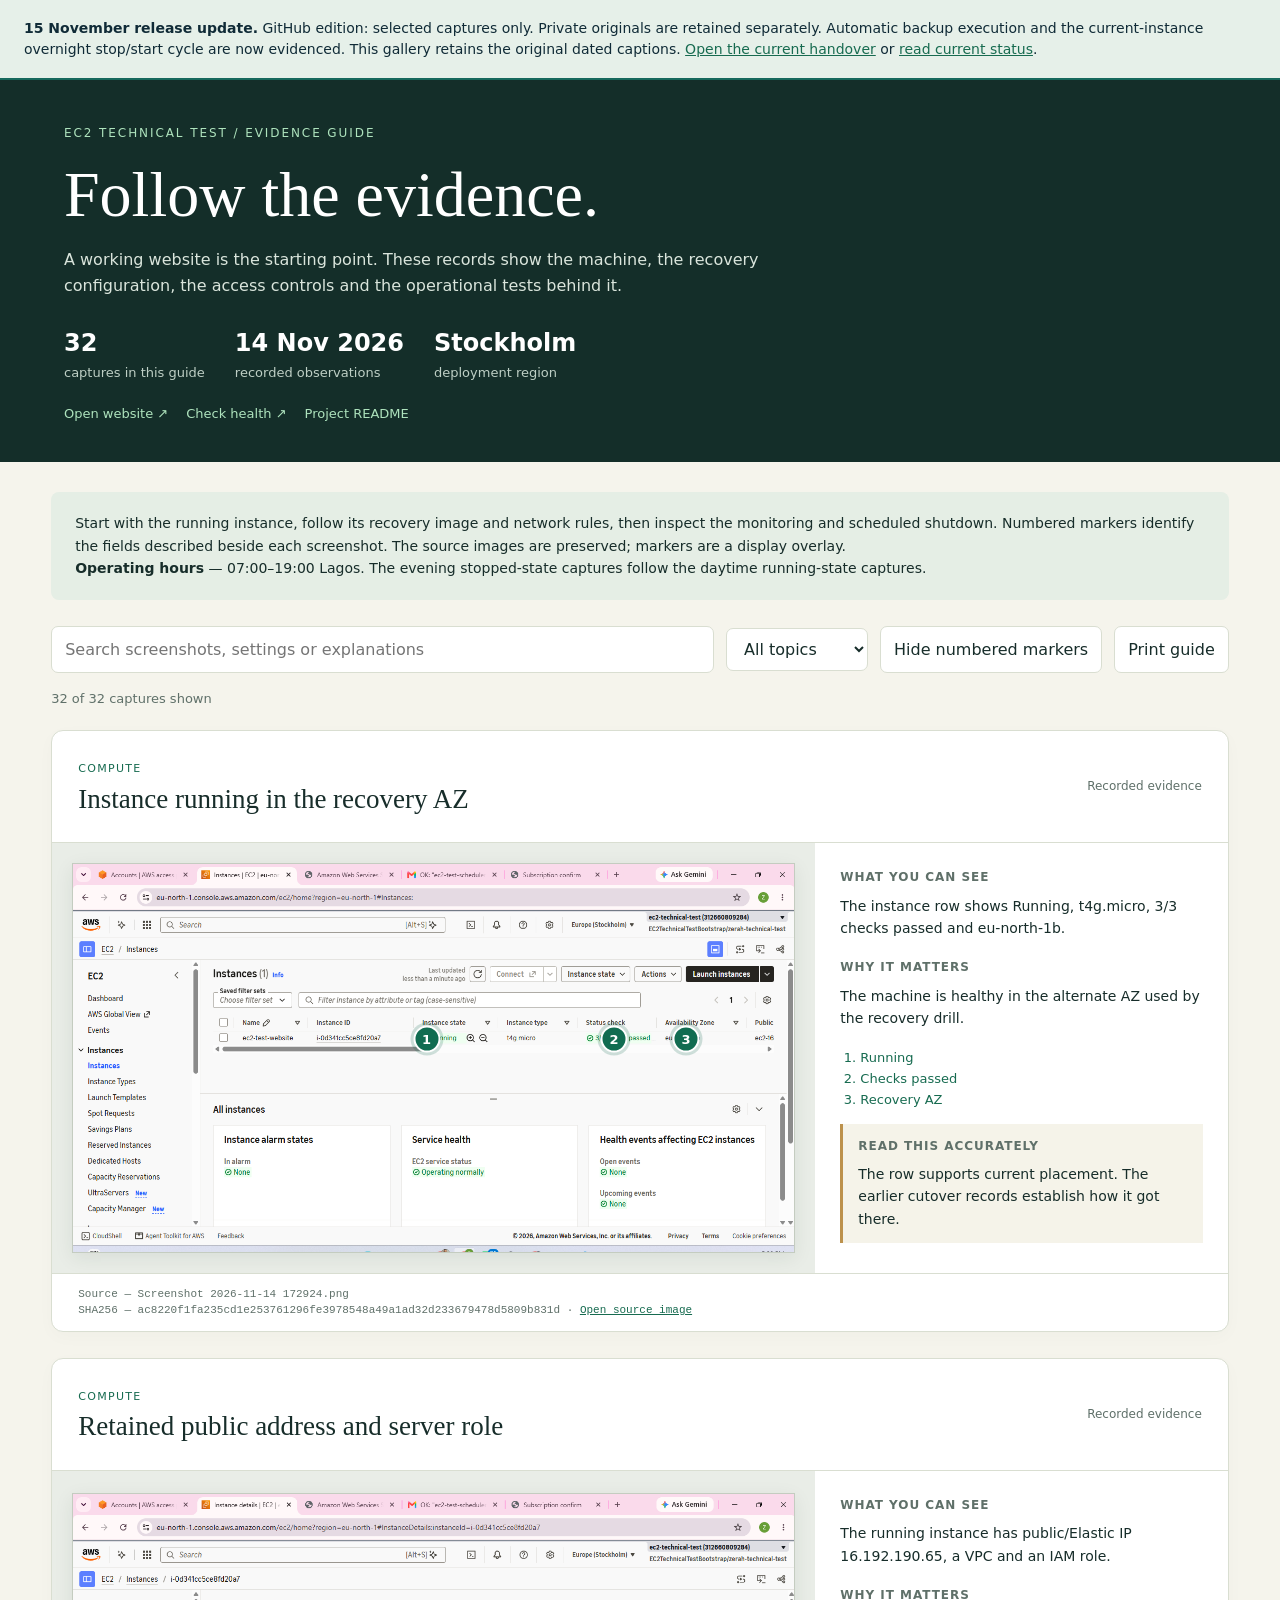
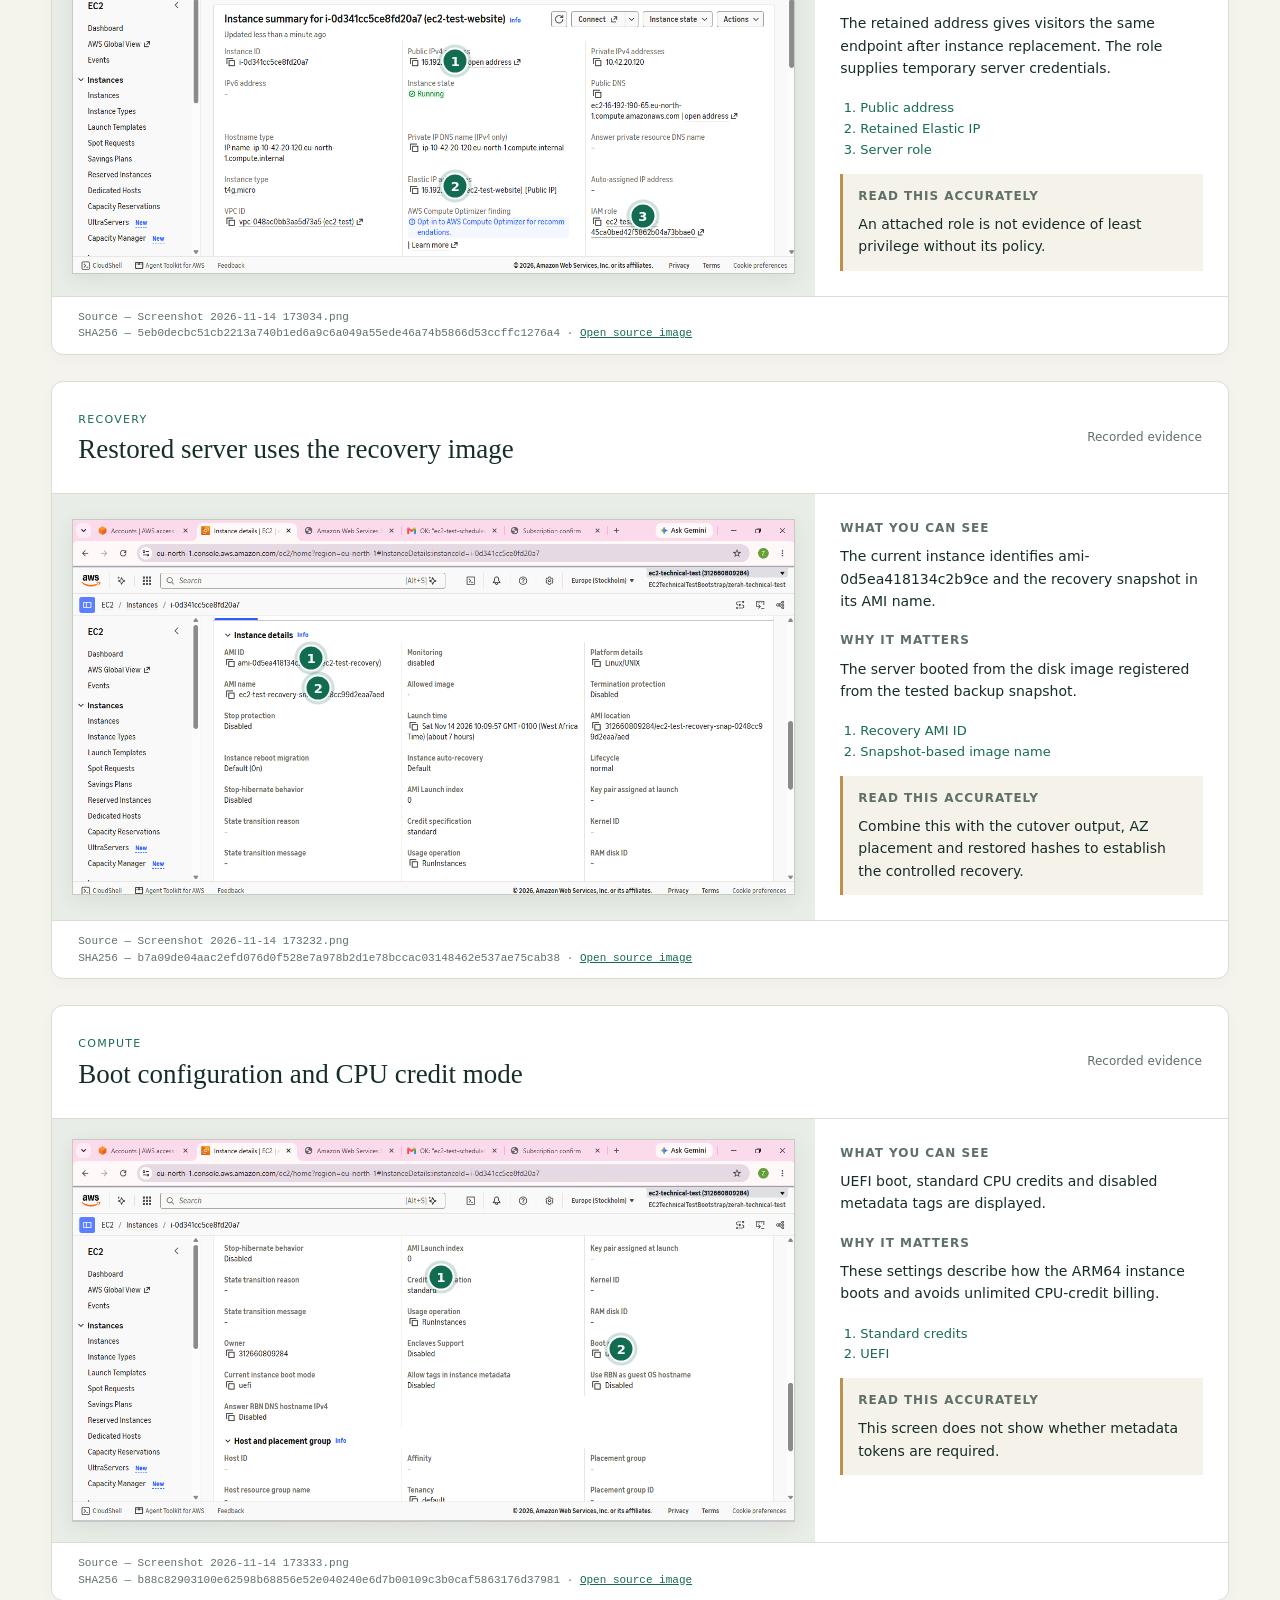
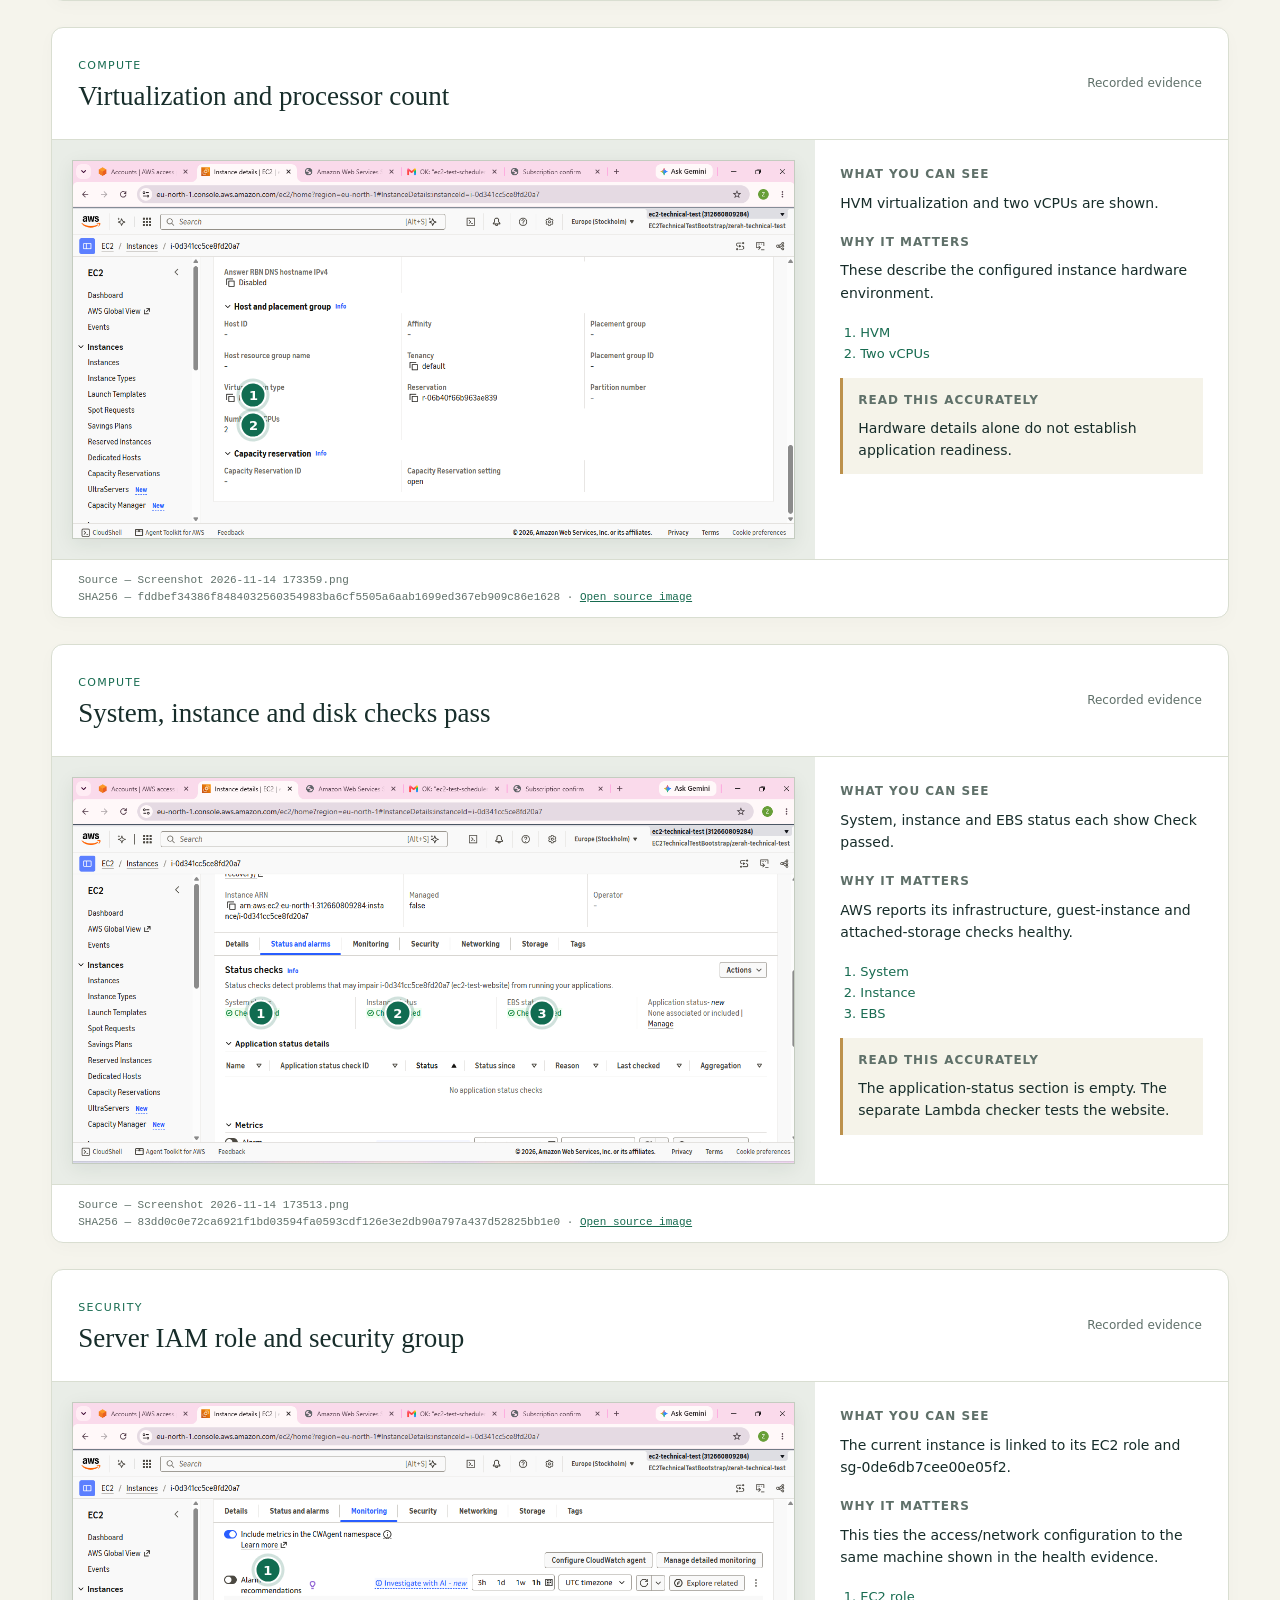
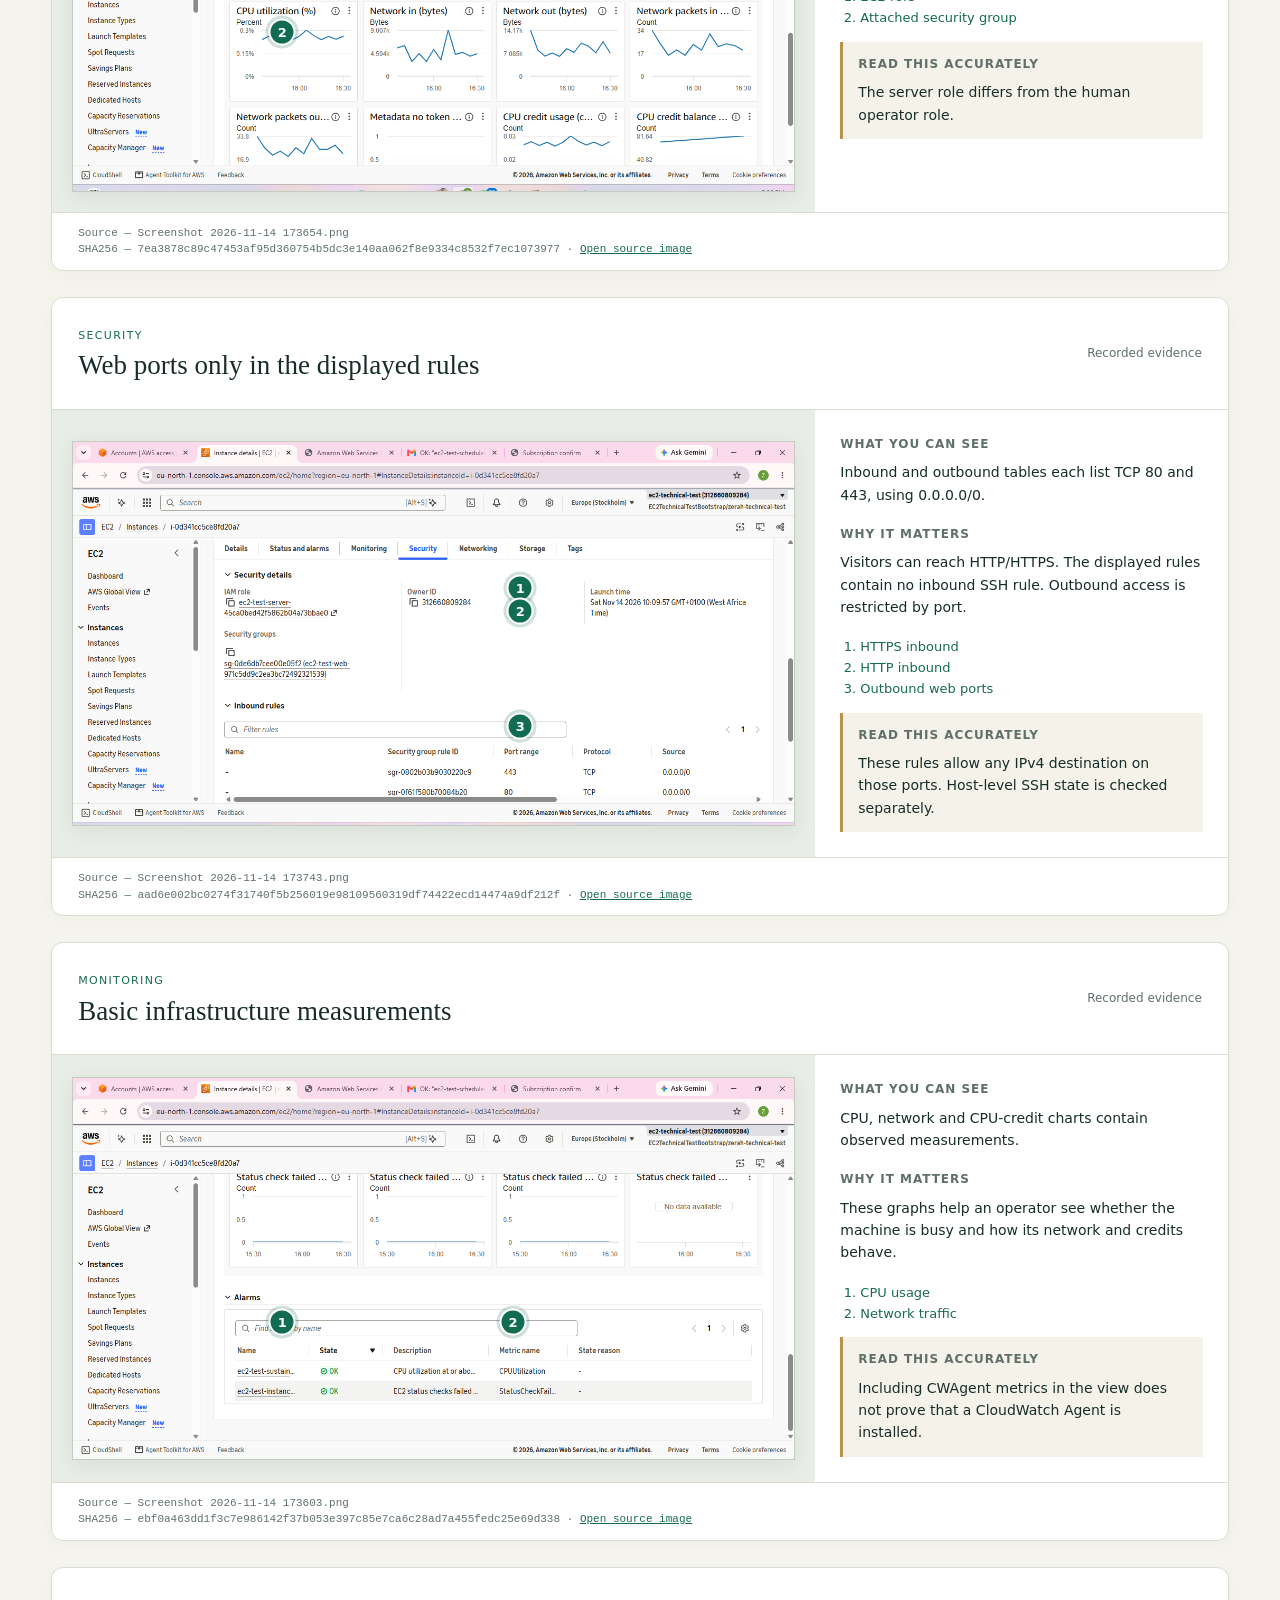
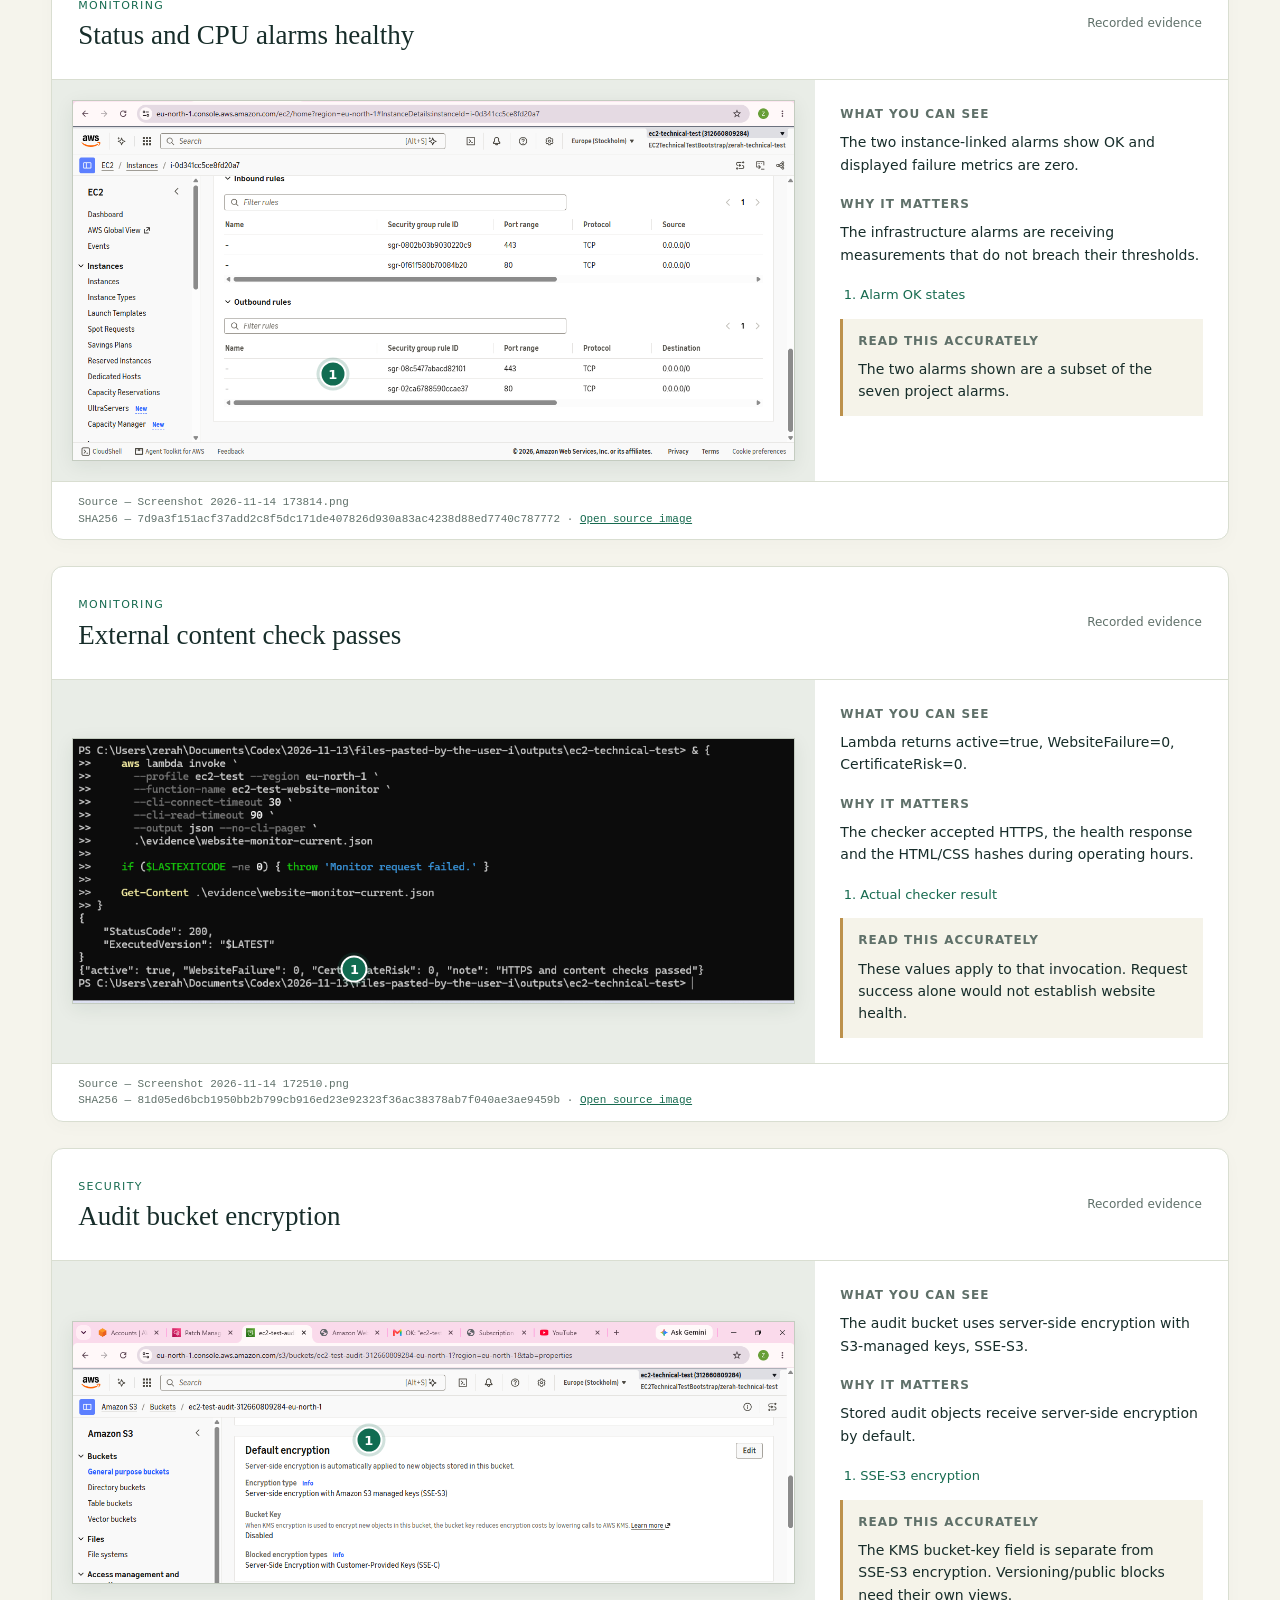
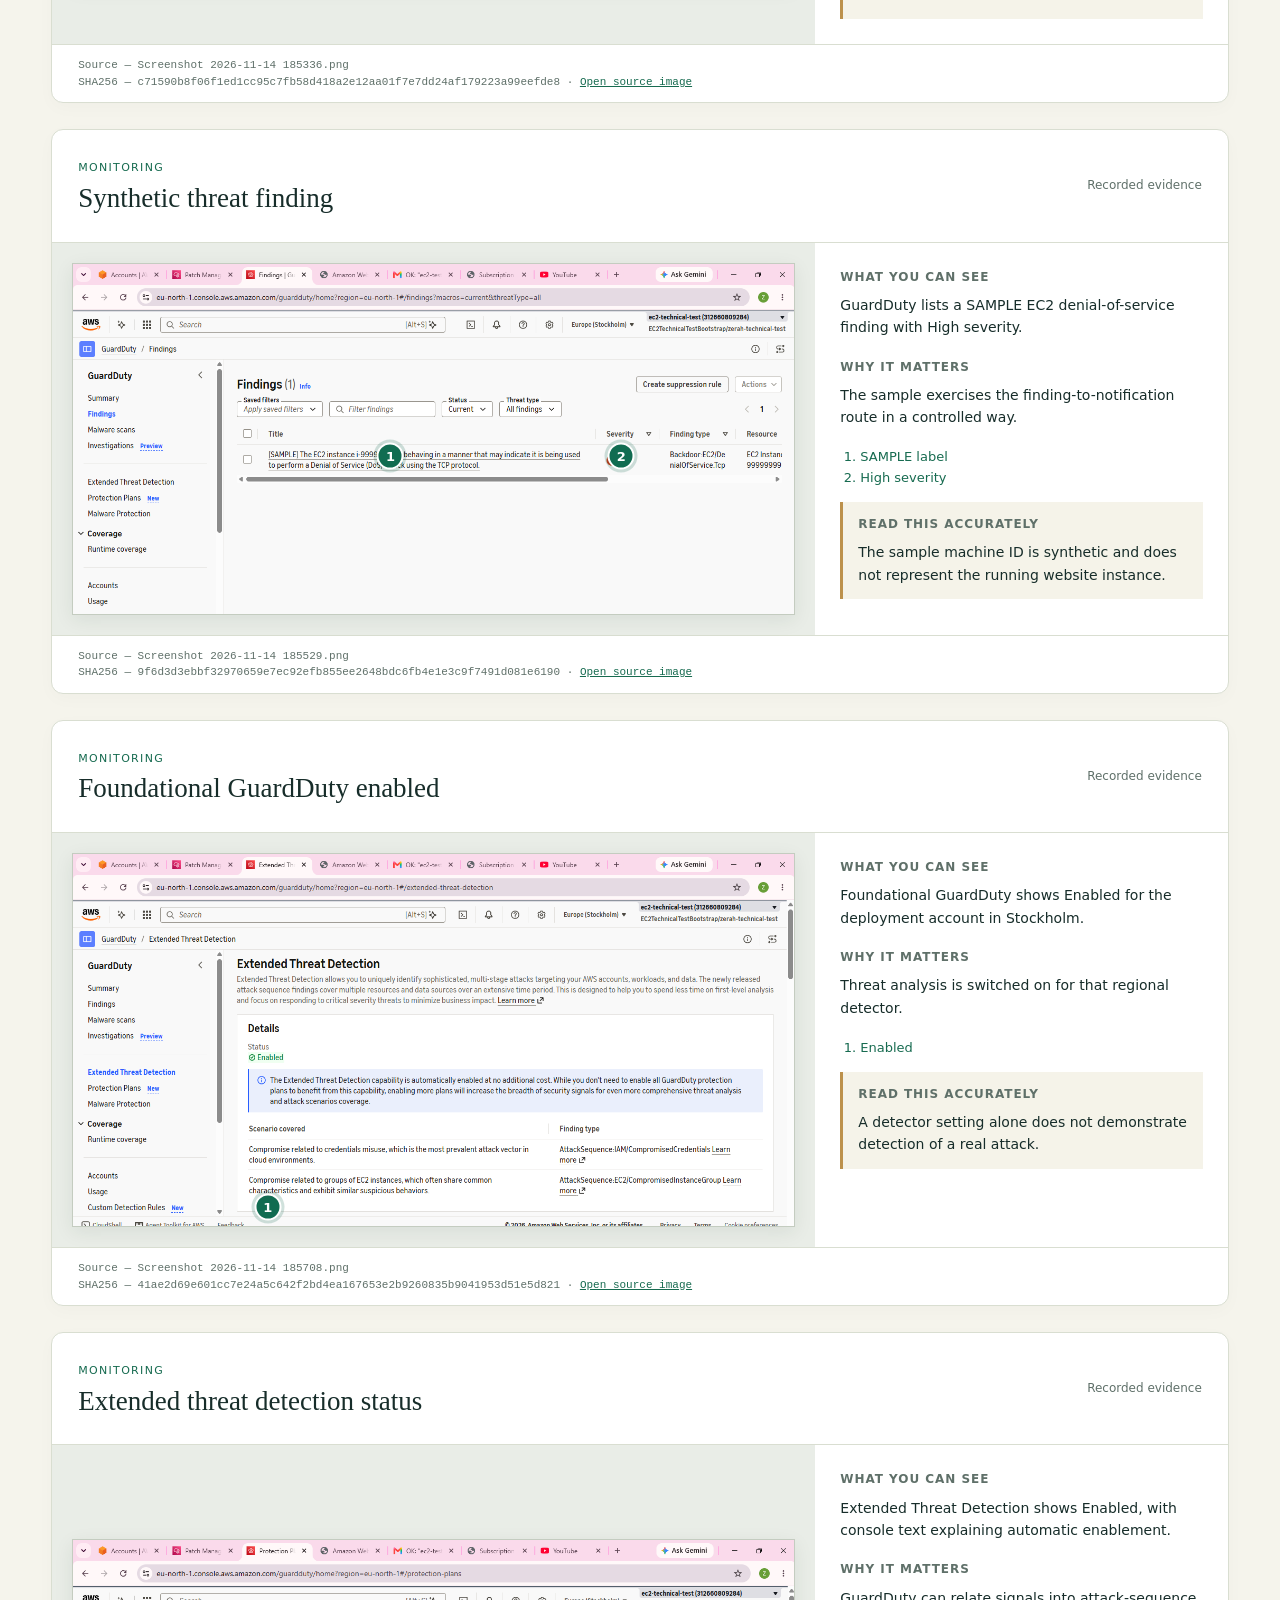
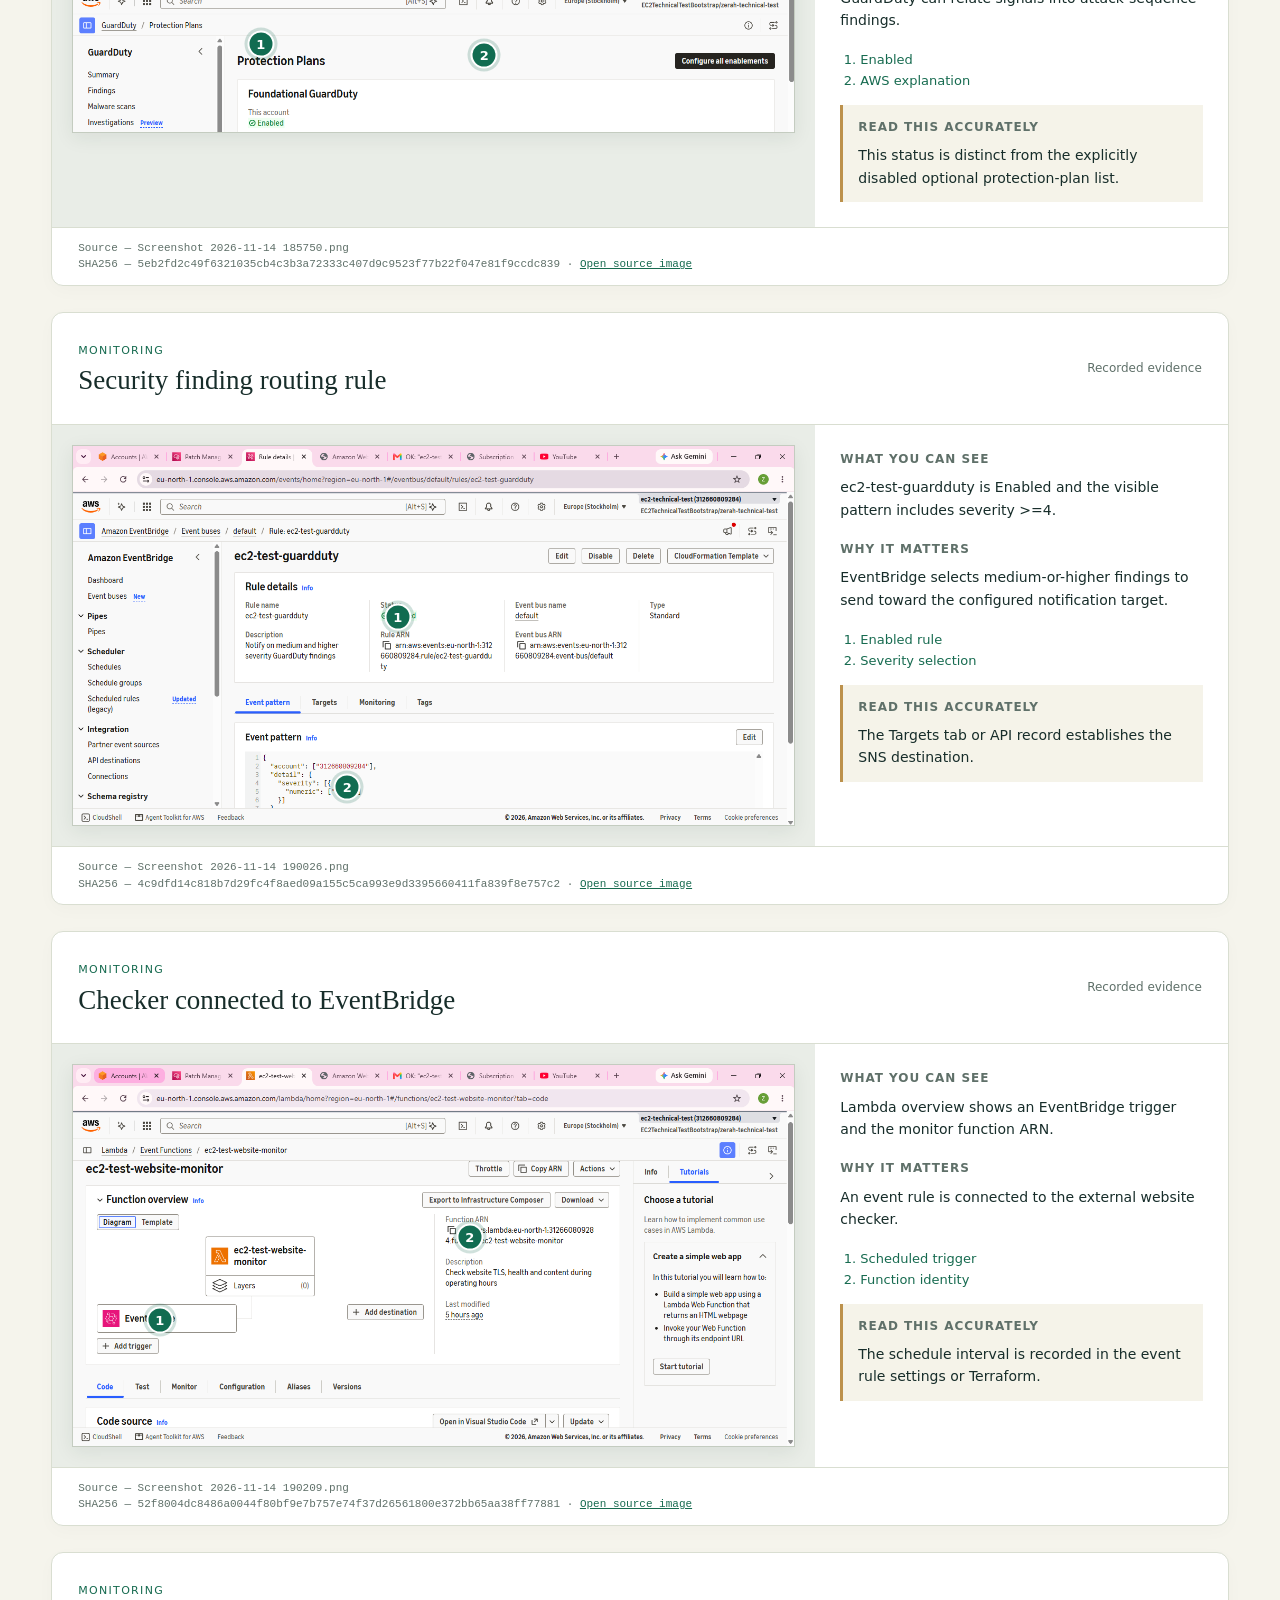
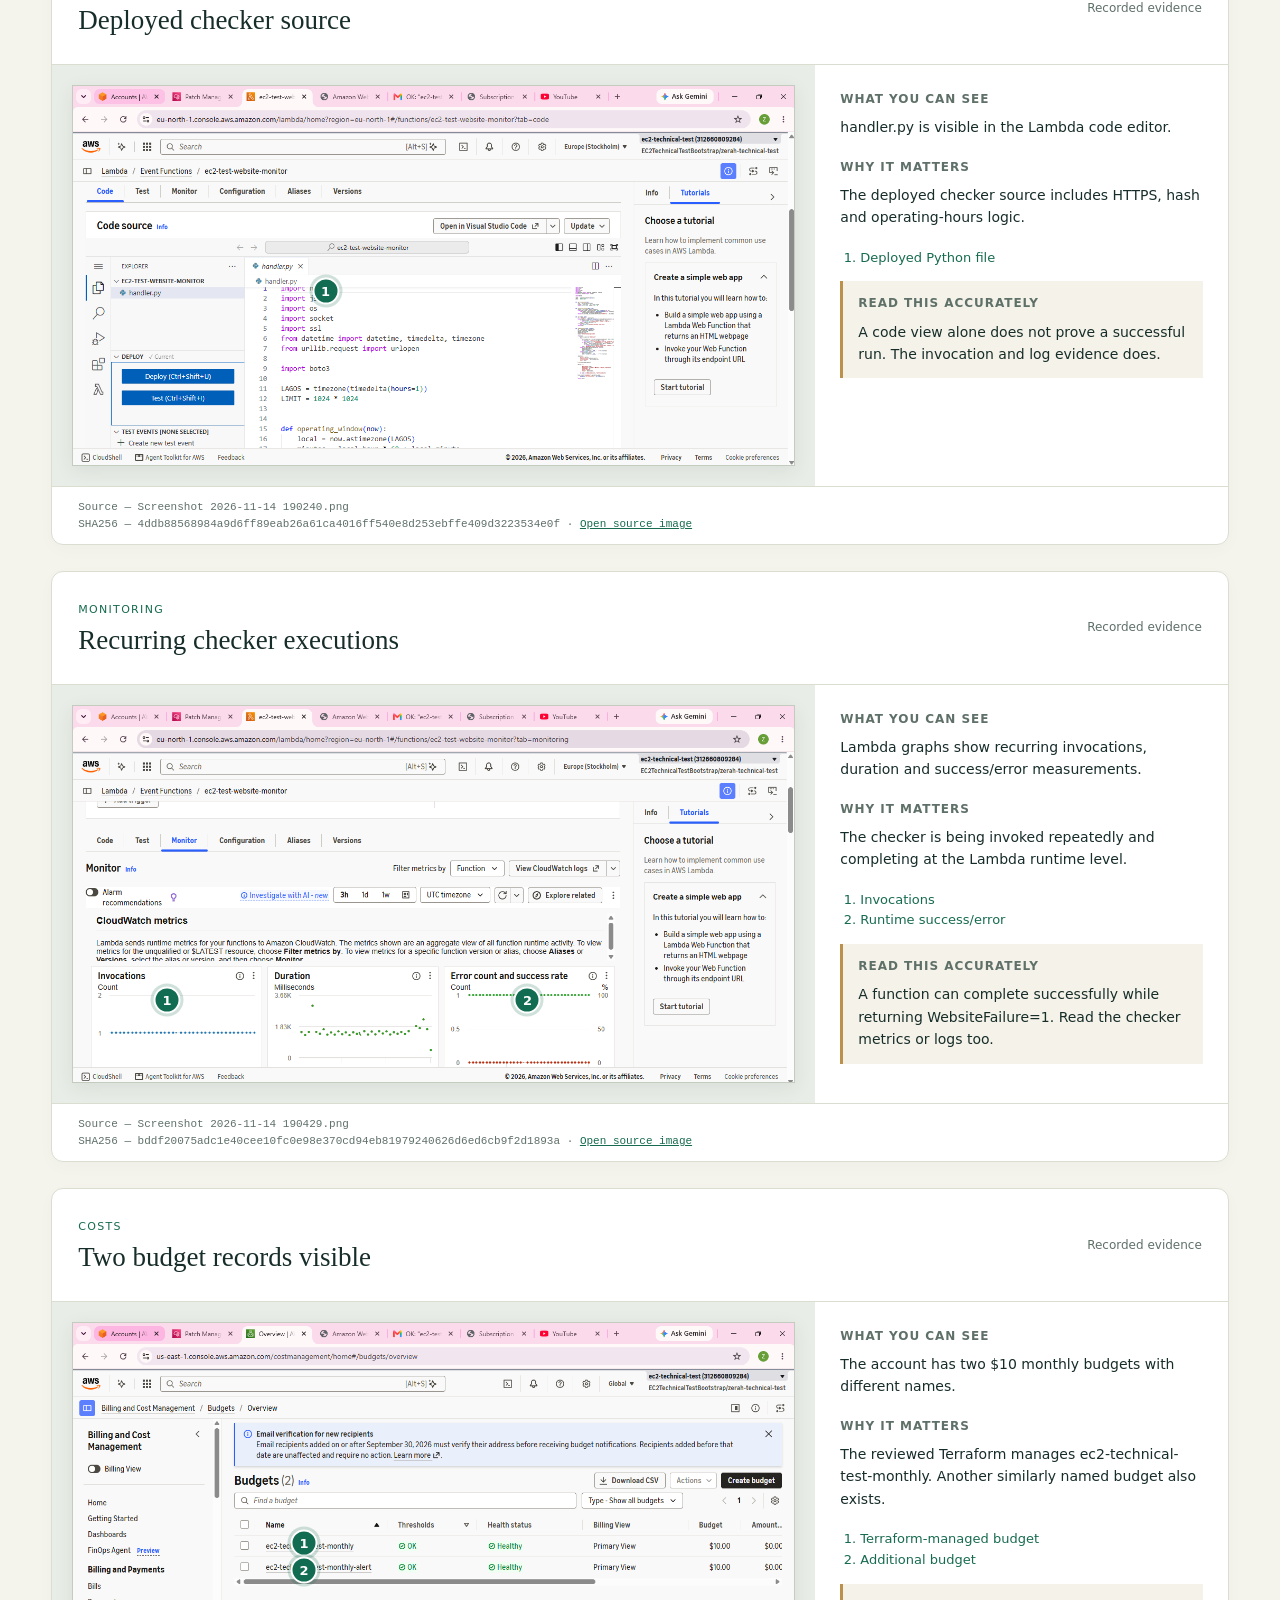
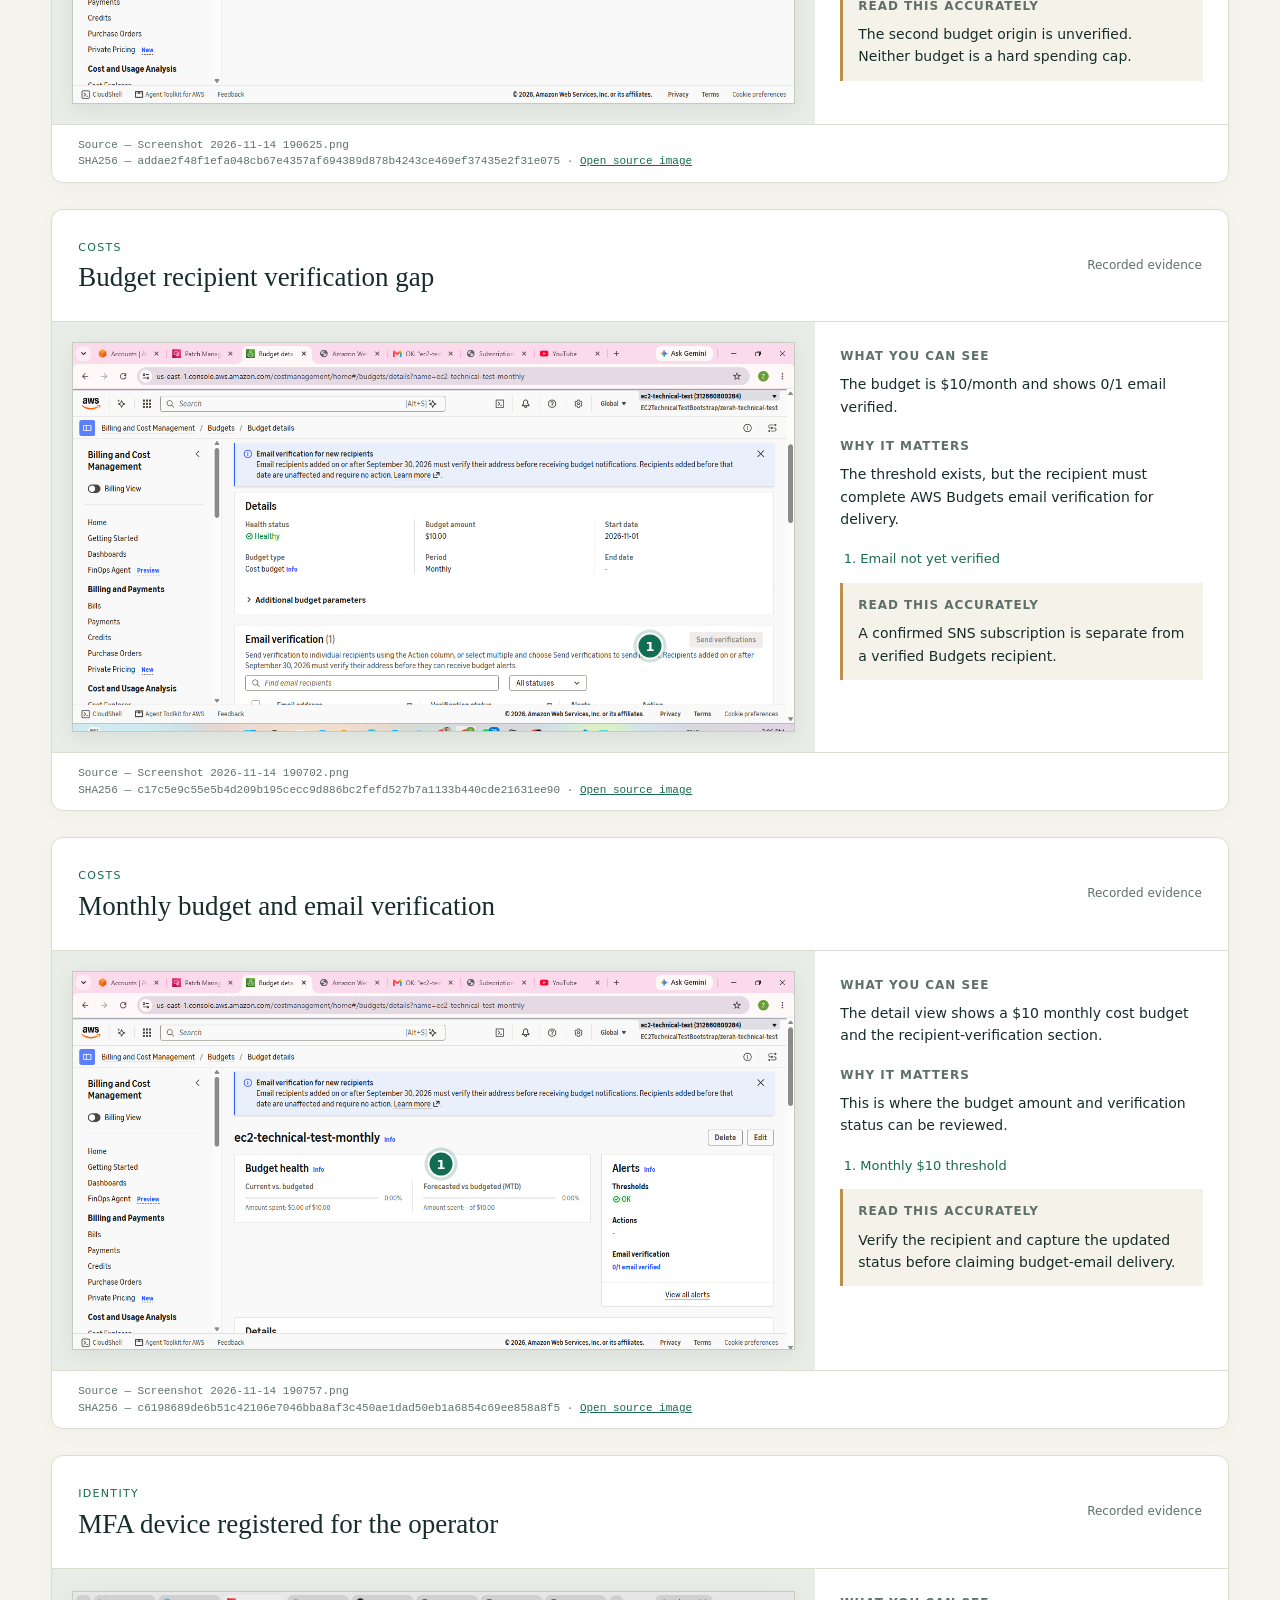
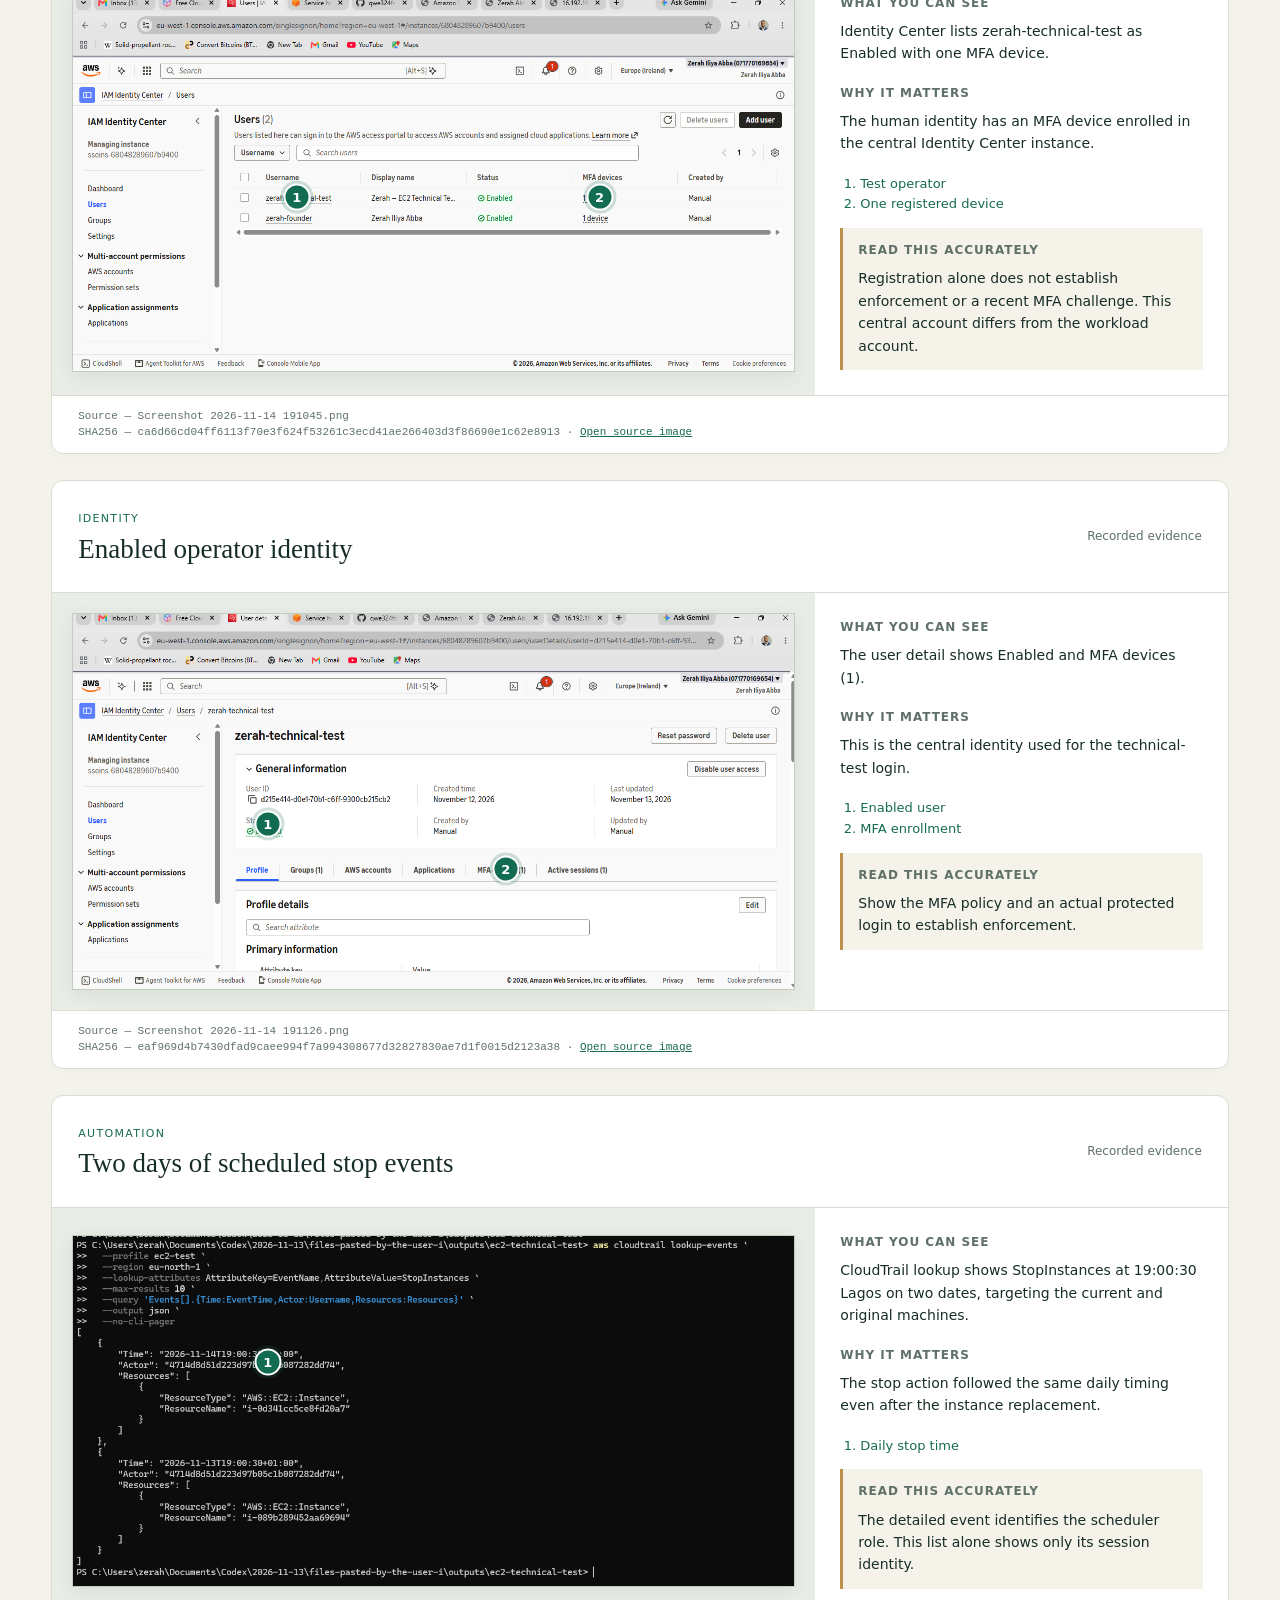
<file: evidence-guide/index.html>
<!doctype html><html lang="en"><head><meta charset="utf-8"><meta name="viewport" content="width=device-width,initial-scale=1"><title>EC2 technical test · Evidence guide</title><style>
:root{--ink:#172d2a;--muted:#5f7069;--paper:#f5f4ec;--line:#d9ded1;--green:#176b50;--soft:#e5eee5;--gold:#b67230}*{box-sizing:border-box}body{margin:0;background:var(--paper);color:var(--ink);font:16px/1.6 system-ui,-apple-system,Segoe UI,sans-serif}header{background:#142e29;color:white;padding:44px max(5vw,24px) 38px}header a{color:#aee3bd;text-decoration:none} .eyebrow{letter-spacing:.16em;text-transform:uppercase;font-size:12px;color:#aee3bd}h1{font:clamp(34px,5vw,64px)/1.08 Georgia,serif;font-weight:400;max-width:850px;margin:17px 0}header p{max-width:740px;color:#dae5dc;margin:18px 0}.stats{display:flex;flex-wrap:wrap;gap:30px;margin-top:26px;font-size:13px;color:#becfc5}.stats strong{display:block;font-size:24px;color:white}main{max-width:1460px;margin:auto;padding:30px max(4vw,22px) 80px}.toolbar{display:flex;align-items:center;gap:12px;flex-wrap:wrap;margin:0 0 16px}input,select,button{font:inherit;border:1px solid var(--line);border-radius:7px;padding:10px 13px;background:#fff;color:var(--ink)}input{flex:1;min-width:220px}button{cursor:pointer}button:hover{background:var(--soft)}.count{color:var(--muted);font-size:13px;margin-bottom:20px}.entry{background:#fff;border:1px solid var(--line);border-radius:12px;overflow:hidden;margin:0 0 26px;box-shadow:0 5px 18px #172d2a06;scroll-margin:18px}.entry-top{display:flex;gap:15px;justify-content:space-between;align-items:center;padding:23px 26px;border-bottom:1px solid var(--line)}h2{font:27px/1.25 Georgia,serif;margin:3px 0}.category{font-size:11px;text-transform:uppercase;letter-spacing:.12em;color:var(--green)}.entry-body{display:grid;grid-template-columns:minmax(0,1.85fr) minmax(275px,1fr)}.visual{background:#e9ede7;padding:20px;display:flex;align-items:center;justify-content:center}.frame{position:relative;width:100%;line-height:0;border:1px solid #c4ccc0;box-shadow:0 5px 18px #172d2a14}.frame img{width:100%;height:auto;display:block}.pin{position:absolute;transform:translate(-50%,-50%);line-height:1;display:grid;place-items:center;width:27px;height:27px;border-radius:50%;background:#116c51;color:white;border:2px solid white;font:700 13px system-ui;box-shadow:0 0 0 3px #176b5033;pointer-events:none}.notes{padding:25px}.notes h3{font-size:12px;letter-spacing:.08em;text-transform:uppercase;margin:0 0 7px;color:var(--muted)}.notes p{margin:0 0 19px;font-size:14px}.notes .scope{background:#f5f3e9;padding:13px 15px;border-left:3px solid #bc914c}.notes ol{padding-left:20px;font-size:13px;color:var(--green)}.source{padding:12px 26px;border-top:1px solid var(--line);font:11px/1.5 ui-monospace,monospace;color:var(--muted);overflow-wrap:anywhere}.source a{color:var(--green)}.empty{padding:50px;text-align:center}.intro{padding:20px 24px;background:var(--soft);border-radius:8px;font-size:14px;margin-bottom:26px}.jump{display:flex;gap:18px;flex-wrap:wrap;margin-top:20px;font-size:13px}.pill{font-size:12px;color:var(--muted)}footer{padding:25px;border-top:1px solid var(--line);text-align:center;color:var(--muted);font-size:12px}a{color:var(--green)}button:focus-visible,a:focus-visible,input:focus-visible,select:focus-visible{outline:3px solid #b98c45;outline-offset:3px}@media(max-width:900px){.entry-body{grid-template-columns:1fr}.entry-top{padding:18px}.notes{padding:20px}.visual{padding:12px}}@media print{header{background:white;color:black}header p,.stats,.eyebrow{color:black}.toolbar,button,.jump{display:none}.entry{break-inside:avoid;box-shadow:none}.entry-body{grid-template-columns:1.8fr 1fr}main{padding:10px}.pin{print-color-adjust:exact}h1{font-size:35px}}
</style></head><body><aside style="padding:18px 24px;background:#e6f0e9;color:#102b37;border-bottom:2px solid #17695c;font:14px/1.5 system-ui"><strong>15 November release update.</strong> GitHub edition: selected captures only. Private originals are retained separately. Automatic backup execution and the current-instance overnight stop/start cycle are now evidenced. This gallery retains the original dated captions. <a href="../START-HERE.html">Open the current handover</a> or <a href="../STATUS.md">read current status</a>.</aside><header><div class="eyebrow">EC2 technical test / evidence guide</div><h1>Follow the evidence.</h1><p>A working website is the starting point. These records show the machine, the recovery configuration, the access controls and the operational tests behind it.</p><div class="stats"><div><strong>32</strong>captures in this guide</div><div><strong>14 Nov 2026</strong>recorded observations</div><div><strong>Stockholm</strong>deployment region</div></div><div class="jump"><a href="https://16.192.190.65/">Open website ↗</a><a href="https://16.192.190.65/healthz">Check health ↗</a><a href="../README.md">Project README</a></div></header><main><div class="intro">Start with the running instance, follow its recovery image and network rules, then inspect the monitoring and scheduled shutdown. Numbered markers identify the fields described beside each screenshot. The source images are preserved; markers are a display overlay.<br><strong>Operating hours</strong> — 07:00–19:00 Lagos. The evening stopped-state captures follow the daytime running-state captures.</div><div class="toolbar"><input id="search" type="search" aria-label="Search evidence" placeholder="Search screenshots, settings or explanations"><select id="category" aria-label="Filter by topic"><option value="">All topics</option></select><button id="markers" aria-pressed="true">Hide numbered markers</button><button id="print">Print guide</button></div><div class="count" id="count" aria-live="polite"></div><div id="entries"></div></main><footer>Captured observations and configuration records · Event time and account scope are explained beside each image.</footer><script>const records=[{"title": "Instance running in the recovery AZ", "group": "Compute", "observation": "The instance row shows Running, t4g.micro, 3/3 checks passed and eu-north-1b.", "meaning": "The machine is healthy in the alternate AZ used by the recovery drill.", "scope": "The row supports current placement. The earlier cutover records establish how it got there.", "pins": [[49, 45, "Running"], [75, 45, "Checks passed"], [85, 45, "Recovery AZ"]], "file": "images/capture-172924.png", "original": "Screenshot 2026-11-14 172924.png", "sha256": "ac8220f1fa235cd1e253761296fe3978548a49a1ad32d233679478d5809b831d"}, {"title": "Retained public address and server role", "group": "Compute", "observation": "The running instance has public/Elastic IP 16.192.190.65, a VPC and an IAM role.", "meaning": "The retained address gives visitors the same endpoint after instance replacement. The role supplies temporary server credentials.", "scope": "An attached role is not evidence of least privilege without its policy.", "pins": [[53, 44, "Public address"], [53, 77, "Retained Elastic IP"], [79, 85, "Server role"]], "file": "images/capture-173034.png", "original": "Screenshot 2026-11-14 173034.png", "sha256": "5eb0decbc51cb2213a740b1ed6a9c6a049a55ede46a74b5866d53ccffc1276a4"}, {"title": "Restored server uses the recovery image", "group": "Recovery", "observation": "The current instance identifies ami-0d5ea418134c2b9ce and the recovery snapshot in its AMI name.", "meaning": "The server booted from the disk image registered from the tested backup snapshot.", "scope": "Combine this with the cutover output, AZ placement and restored hashes to establish the controlled recovery.", "pins": [[33, 37, "Recovery AMI ID"], [34, 45, "Snapshot-based image name"]], "file": "images/capture-173232.png", "original": "Screenshot 2026-11-14 173232.png", "sha256": "b7a09de04aac2efd076d0f528e7a978b2d1e78bccac03148462e537ae75cab38"}, {"title": "Boot configuration and CPU credit mode", "group": "Compute", "observation": "UEFI boot, standard CPU credits and disabled metadata tags are displayed.", "meaning": "These settings describe how the ARM64 instance boots and avoids unlimited CPU-credit billing.", "scope": "This screen does not show whether metadata tokens are required.", "pins": [[51, 36, "Standard credits"], [76, 55, "UEFI"]], "file": "images/capture-173333.png", "original": "Screenshot 2026-11-14 173333.png", "sha256": "b88c82903100e62598b68856e52e040240e6d7b00109c3b0caf5863176d37981"}, {"title": "Virtualization and processor count", "group": "Compute", "observation": "HVM virtualization and two vCPUs are shown.", "meaning": "These describe the configured instance hardware environment.", "scope": "Hardware details alone do not establish application readiness.", "pins": [[25, 62, "HVM"], [25, 70, "Two vCPUs"]], "file": "images/capture-173359.png", "original": "Screenshot 2026-11-14 173359.png", "sha256": "fddbef34386f8484032560354983ba6cf5505a6aab1699ed367eb909c86e1628"}, {"title": "System, instance and disk checks pass", "group": "Compute", "observation": "System, instance and EBS status each show Check passed.", "meaning": "AWS reports its infrastructure, guest-instance and attached-storage checks healthy.", "scope": "The application-status section is empty. The separate Lambda checker tests the website.", "pins": [[26, 61, "System"], [45, 61, "Instance"], [65, 61, "EBS"]], "file": "images/capture-173513.png", "original": "Screenshot 2026-11-14 173513.png", "sha256": "83dd0c0e72ca6921f1bd03594fa0593cdf126e3e2db90a797a437d52825bb1e0"}, {"title": "Server IAM role and security group", "group": "Security", "observation": "The current instance is linked to its EC2 role and sg-0de6db7cee00e05f2.", "meaning": "This ties the access/network configuration to the same machine shown in the health evidence.", "scope": "The server role differs from the human operator role.", "pins": [[27, 43, "EC2 role"], [29, 59, "Attached security group"]], "file": "images/capture-173654.png", "original": "Screenshot 2026-11-14 173654.png", "sha256": "7ea3878c89c47453af95d360754b5dc3e140aa062f8e9334c8532f7ec1073977"}, {"title": "Web ports only in the displayed rules", "group": "Security", "observation": "Inbound and outbound tables each list TCP 80 and 443, using 0.0.0.0/0.", "meaning": "Visitors can reach HTTP/HTTPS. The displayed rules contain no inbound SSH rule. Outbound access is restricted by port.", "scope": "These rules allow any IPv4 destination on those ports. Host-level SSH state is checked separately.", "pins": [[62, 38, "HTTPS inbound"], [62, 44, "HTTP inbound"], [62, 74, "Outbound web ports"]], "file": "images/capture-173743.png", "original": "Screenshot 2026-11-14 173743.png", "sha256": "aad6e002bc0274f31740f5b256019e98109560319df74422ecd14474a9df212f"}, {"title": "Basic infrastructure measurements", "group": "Monitoring", "observation": "CPU, network and CPU-credit charts contain observed measurements.", "meaning": "These graphs help an operator see whether the machine is busy and how its network and credits behave.", "scope": "Including CWAgent metrics in the view does not prove that a CloudWatch Agent is installed.", "pins": [[29, 64, "CPU usage"], [61, 64, "Network traffic"]], "file": "images/capture-173603.png", "original": "Screenshot 2026-11-14 173603.png", "sha256": "ebf0a463dd1f3c7e986142f37b053e397c85e7ca6c28ad7a455fedc25e69d338"}, {"title": "Status and CPU alarms healthy", "group": "Monitoring", "observation": "The two instance-linked alarms show OK and displayed failure metrics are zero.", "meaning": "The infrastructure alarms are receiving measurements that do not breach their thresholds.", "scope": "The two alarms shown are a subset of the seven project alarms.", "pins": [[36, 76, "Alarm OK states"]], "file": "images/capture-173814.png", "original": "Screenshot 2026-11-14 173814.png", "sha256": "7d9a3f151acf37add2c8f5dc171de407826d930a83ac4238d88ed7740c787772"}, {"title": "External content check passes", "group": "Monitoring", "observation": "Lambda returns active=true, WebsiteFailure=0, CertificateRisk=0.", "meaning": "The checker accepted HTTPS, the health response and the HTML/CSS hashes during operating hours.", "scope": "These values apply to that invocation. Request success alone would not establish website health.", "pins": [[39, 87, "Actual checker result"]], "file": "images/capture-172510.png", "original": "Screenshot 2026-11-14 172510.png", "sha256": "81d05ed6bcb1950bb2b799cb916ed23e92323f36ac38378ab7f040ae3ae9459b"}, {"title": "Audit bucket encryption", "group": "Security", "observation": "The audit bucket uses server-side encryption with S3-managed keys, SSE-S3.", "meaning": "Stored audit objects receive server-side encryption by default.", "scope": "The KMS bucket-key field is separate from SSE-S3 encryption. Versioning/public blocks need their own views.", "pins": [[41, 45, "SSE-S3 encryption"]], "file": "images/capture-185336.png", "original": "Screenshot 2026-11-14 185336.png", "sha256": "c71590b8f06f1ed1cc95c7fb58d418a2e12aa01f7e7dd24af179223a99eefde8"}, {"title": "Synthetic threat finding", "group": "Monitoring", "observation": "GuardDuty lists a SAMPLE EC2 denial-of-service finding with High severity.", "meaning": "The sample exercises the finding-to-notification route in a controlled way.", "scope": "The sample machine ID is synthetic and does not represent the running website instance.", "pins": [[44, 55, "SAMPLE label"], [76, 55, "High severity"]], "file": "images/capture-185529.png", "original": "Screenshot 2026-11-14 185529.png", "sha256": "9f6d3d3ebbf32970659e7ec92efb855ee2648bdc6fb4e1e3c9f7491d081e6190"}, {"title": "Foundational GuardDuty enabled", "group": "Monitoring", "observation": "Foundational GuardDuty shows Enabled for the deployment account in Stockholm.", "meaning": "Threat analysis is switched on for that regional detector.", "scope": "A detector setting alone does not demonstrate detection of a real attack.", "pins": [[27, 95, "Enabled"]], "file": "images/capture-185708.png", "original": "Screenshot 2026-11-14 185708.png", "sha256": "41ae2d69e601cc7e24a5c642f2bd4ea167653e2b9260835b9041953d51e5d821"}, {"title": "Extended threat detection status", "group": "Monitoring", "observation": "Extended Threat Detection shows Enabled, with console text explaining automatic enablement.", "meaning": "GuardDuty can relate signals into attack-sequence findings.", "scope": "This status is distinct from the explicitly disabled optional protection-plan list.", "pins": [[26, 54, "Enabled"], [57, 60, "AWS explanation"]], "file": "images/capture-185750.png", "original": "Screenshot 2026-11-14 185750.png", "sha256": "5eb2fd2c49f6321035cb4c3b3a72333c407d9c9523f77b22f047e81f9ccdc839"}, {"title": "Security finding routing rule", "group": "Monitoring", "observation": "ec2-test-guardduty is Enabled and the visible pattern includes severity >=4.", "meaning": "EventBridge selects medium-or-higher findings to send toward the configured notification target.", "scope": "The Targets tab or API record establishes the SNS destination.", "pins": [[45, 45, "Enabled rule"], [38, 90, "Severity selection"]], "file": "images/capture-190026.png", "original": "Screenshot 2026-11-14 190026.png", "sha256": "4c9dfd14c818b7d29fc4f8aed09a155c5ca993e9d3395660411fa839f8e757c2"}, {"title": "Checker connected to EventBridge", "group": "Monitoring", "observation": "Lambda overview shows an EventBridge trigger and the monitor function ARN.", "meaning": "An event rule is connected to the external website checker.", "scope": "The schedule interval is recorded in the event rule settings or Terraform.", "pins": [[12, 67, "Scheduled trigger"], [55, 45, "Function identity"]], "file": "images/capture-190209.png", "original": "Screenshot 2026-11-14 190209.png", "sha256": "52f8004dc8486a0044f80bf9e7b757e74f37d26561800e372bb65aa38ff77881"}, {"title": "Deployed checker source", "group": "Monitoring", "observation": "handler.py is visible in the Lambda code editor.", "meaning": "The deployed checker source includes HTTPS, hash and operating-hours logic.", "scope": "A code view alone does not prove a successful run. The invocation and log evidence does.", "pins": [[35, 54, "Deployed Python file"]], "file": "images/capture-190240.png", "original": "Screenshot 2026-11-14 190240.png", "sha256": "4ddb88568984a9d6ff89eab26a61ca4016ff540e8d253ebffe409d3223534e0f"}, {"title": "Recurring checker executions", "group": "Monitoring", "observation": "Lambda graphs show recurring invocations, duration and success/error measurements.", "meaning": "The checker is being invoked repeatedly and completing at the Lambda runtime level.", "scope": "A function can complete successfully while returning WebsiteFailure=1. Read the checker metrics or logs too.", "pins": [[13, 78, "Invocations"], [63, 78, "Runtime success/error"]], "file": "images/capture-190429.png", "original": "Screenshot 2026-11-14 190429.png", "sha256": "bddf20075adc1e40cee10fc0e98e370cd94eb81979240626d6ed6cb9f2d1893a"}, {"title": "Two budget records visible", "group": "Costs", "observation": "The account has two $10 monthly budgets with different names.", "meaning": "The reviewed Terraform manages ec2-technical-test-monthly. Another similarly named budget also exists.", "scope": "The second budget origin is unverified. Neither budget is a hard spending cap.", "pins": [[32, 58, "Terraform-managed budget"], [32, 65, "Additional budget"]], "file": "images/capture-190625.png", "original": "Screenshot 2026-11-14 190625.png", "sha256": "addae2f48f1efa048cb67e4357af694389d878b4243ce469ef37435e2f31e075"}, {"title": "Budget recipient verification gap", "group": "Costs", "observation": "The budget is $10/month and shows 0/1 email verified.", "meaning": "The threshold exists, but the recipient must complete AWS Budgets email verification for delivery.", "scope": "A confirmed SNS subscription is separate from a verified Budgets recipient.", "pins": [[80, 78, "Email not yet verified"]], "file": "images/capture-190702.png", "original": "Screenshot 2026-11-14 190702.png", "sha256": "c17c5e9c55e5b4d209b195cecc9d886bc2fefd527b7a1133b440cde21631ee90"}, {"title": "Monthly budget and email verification", "group": "Costs", "observation": "The detail view shows a $10 monthly cost budget and the recipient-verification section.", "meaning": "This is where the budget amount and verification status can be reviewed.", "scope": "Verify the recipient and capture the updated status before claiming budget-email delivery.", "pins": [[51, 51, "Monthly $10 threshold"]], "file": "images/capture-190757.png", "original": "Screenshot 2026-11-14 190757.png", "sha256": "c6198689de6b51c42106e7046bba8af3c450ae1dad50eb1a6854c69ee858a8f5"}, {"title": "MFA device registered for the operator", "group": "Identity", "observation": "Identity Center lists zerah-technical-test as Enabled with one MFA device.", "meaning": "The human identity has an MFA device enrolled in the central Identity Center instance.", "scope": "Registration alone does not establish enforcement or a recent MFA challenge. This central account differs from the workload account.", "pins": [[31, 54, "Test operator"], [73, 54, "One registered device"]], "file": "images/capture-191045.png", "original": "Screenshot 2026-11-14 191045.png", "sha256": "ca6d66cd04ff6113f70e3f624f53261c3ecd41ae266403d3f86690e1c62e8913"}, {"title": "Enabled operator identity", "group": "Identity", "observation": "The user detail shows Enabled and MFA devices (1).", "meaning": "This is the central identity used for the technical-test login.", "scope": "Show the MFA policy and an actual protected login to establish enforcement.", "pins": [[27, 56, "Enabled user"], [60, 68, "MFA enrollment"]], "file": "images/capture-191126.png", "original": "Screenshot 2026-11-14 191126.png", "sha256": "eaf969d4b7430dfad9caee994f7a994308677d32827830ae7d1f0015d2123a38"}, {"title": "Two days of scheduled stop events", "group": "Automation", "observation": "CloudTrail lookup shows StopInstances at 19:00:30 Lagos on two dates, targeting the current and original machines.", "meaning": "The stop action followed the same daily timing even after the instance replacement.", "scope": "The detailed event identifies the scheduler role. This list alone shows only its session identity.", "pins": [[27, 36, "Daily stop time"]], "file": "images/capture-193014.png", "original": "Screenshot 2026-11-14 193014.png", "sha256": "cbc551c8f68a7cc8702889d7cedef6b44e5a07a6d60b1050ca50774d63d42522"}, {"title": "Instance stopped after 19:00", "group": "Automation", "observation": "The EC2 API reports the current instance Stopped.", "meaning": "This is the outcome expected outside operating hours.", "scope": "The detailed CloudTrail event establishes the automated action behind this state.", "pins": [[21, 83, "Stopped"]], "file": "images/capture-193108.png", "original": "Screenshot 2026-11-14 193108.png", "sha256": "16597eef6bf47560806f372315d487007b8ff2d3fb46da8504e747d78bf55097"}, {"title": "Scheduler identity behind the shutdown", "group": "Automation", "observation": "The event details identify the scheduler role, current instance, 18:00:30 UTC and event ID.", "meaning": "18:00 UTC equals 19:00 Lagos. This ties the automation identity to the action and machine.", "scope": "Combine with the stopped-state capture. InvokedBy is blank, but the session issuer role identifies the caller.", "pins": [[28, 73, "UTC time and target"], [38, 79, "Scheduler role"], [25, 86, "Traceable event ID"]], "file": "images/capture-193512.png", "original": "Screenshot 2026-11-14 193512.png", "sha256": "42cd58b68fcd202e6472d78a0ba24971c64ace5e94d1320d23d5101d0842f21f"}, {"title": "Landing page after maintenance", "group": "Website", "observation": "The website is visible after the recorded OS patching work.", "meaning": "The service remained usable after the patch installation. Compare this with the patch-state record.", "scope": "The browser image does not show which patches were installed.", "pins": [], "file": "images/website.png", "original": "Cropped view of 110843", "sha256": "d33d8475634cde6a3121aae42a7376ac3ddb13b7f35dc1ea4f69682153df7d14"}, {"title": "Health endpoint", "group": "Website", "observation": "The browser shows ok at /healthz.", "meaning": "The health path gives a small, predictable response that the external checker can request.", "scope": "The health path alone cannot detect every change to the landing page.", "pins": [], "file": "images/health.png", "original": "Cropped view of 092313", "sha256": "30ea6e7b042f08d08e6a9fa988e9c40fc9b823b10ad1d1076585dc7b3ae8e39a"}, {"title": "GuardDuty message reached the inbox", "group": "Monitoring", "observation": "The email contains the sample GuardDuty finding and severity 8.", "meaning": "This connects the synthetic security finding to an email delivered to the recipient.", "scope": "Synthetic finding received in the inbox. This image is a crop of the supplied email screenshot.", "pins": [], "file": "images/guardduty-email.png", "original": "Cropped view of 120231", "sha256": "e3793ee28e59763cc95fa5305325d780079e06046e1c627d0c9dedbd019d8ade"}, {"title": "ALARM email received", "group": "Monitoring", "observation": "The EC2 status alarm email is visible in the recipient inbox.", "meaning": "The notification route delivered a message when the operator requested a controlled ALARM state.", "scope": "The generic email wording describes the threshold. The test did not cause a real status-check failure.", "pins": [], "file": "images/status-alarm-email.png", "original": "Cropped view of 134153", "sha256": "6aa7b82c25bd9331d15a1ce1790f75f6546fcc7e8faa867c7746b6f5a5e15097"}, {"title": "Recovery email after the alarm test", "group": "Monitoring", "observation": "The message reports ALARM to OK and healthy status-check data.", "meaning": "After the controlled alert test, real healthy measurements returned the alarm to OK.", "scope": "This was a synthetic alarm-state test, not an induced EC2 hardware failure.", "pins": [], "file": "images/status-recovery-email.png", "original": "Cropped view of 134055", "sha256": "adbdc177b8ed9e0fa373e1f413aa0fb6735b4bf2838120ab356d719a52cbcc1a"}];let showMarkers=true;const el=document.getElementById('entries');const esc=s=>String(s??'').replace(/[&<>"']/g,c=>({'&':'&amp;','<':'&lt;','>':'&gt;','"':'&quot;',"'":'&#39;'}[c]));const cats=[...new Set(records.map(r=>r.group))].sort();document.getElementById('category').innerHTML+=cats.map(c=>'<option>'+esc(c)+'</option>').join('');function render(){const q=document.getElementById('search').value.toLowerCase();const cat=document.getElementById('category').value;const selected=records.filter(r=>(!cat||r.group===cat)&&JSON.stringify(r).toLowerCase().includes(q));document.getElementById('count').textContent=selected.length+' of '+records.length+' captures shown';el.innerHTML=selected.map((r,i)=>`<article class="entry"><div class="entry-top"><div><span class="category">${esc(r.group)}</span><h2>${esc(r.title)}</h2></div><span class="pill">Recorded evidence</span></div><div class="entry-body"><div class="visual"><div class="frame"><a href="${encodeURI(r.file)}" target="_blank" rel="noopener" aria-label="Open original ${esc(r.title)}"><img loading="lazy" src="${encodeURI(r.file)}" alt="${esc(r.observation)}"></a>${showMarkers?r.pins.map((p,j)=>`<span class="pin" style="left:${p[0]}%;top:${p[1]}%" title="${esc(p[2])}">${j+1}</span>`).join(''):''}</div></div><div class="notes"><h3>What you can see</h3><p>${esc(r.observation)}</p><h3>Why it matters</h3><p>${esc(r.meaning)}</p>${r.pins.length?'<ol>'+r.pins.map(p=>'<li>'+esc(p[2])+'</li>').join('')+'</ol>':''}<div class="scope"><h3>Read this accurately</h3><p style="margin:0">${esc(r.scope)}</p></div></div></div><div class="source">Source — ${esc(r.original)}${r.duplicate?' · Same bytes as '+esc(r.duplicate):''}<br>SHA256 — ${esc(r.sha256)} · <a href="${encodeURI(r.file)}" target="_blank" rel="noopener">Open source image</a></div></article>`).join('')||'<div class="empty">No captures match this search.</div>';}document.getElementById('search').addEventListener('input',render);document.getElementById('category').addEventListener('change',render);document.getElementById('markers').addEventListener('click',e=>{showMarkers=!showMarkers;e.target.textContent=showMarkers?'Hide numbered markers':'Show numbered markers';e.target.setAttribute('aria-pressed',showMarkers);render()});document.getElementById('print').addEventListener('click',()=>window.print());render();</script></body></html>
</file>
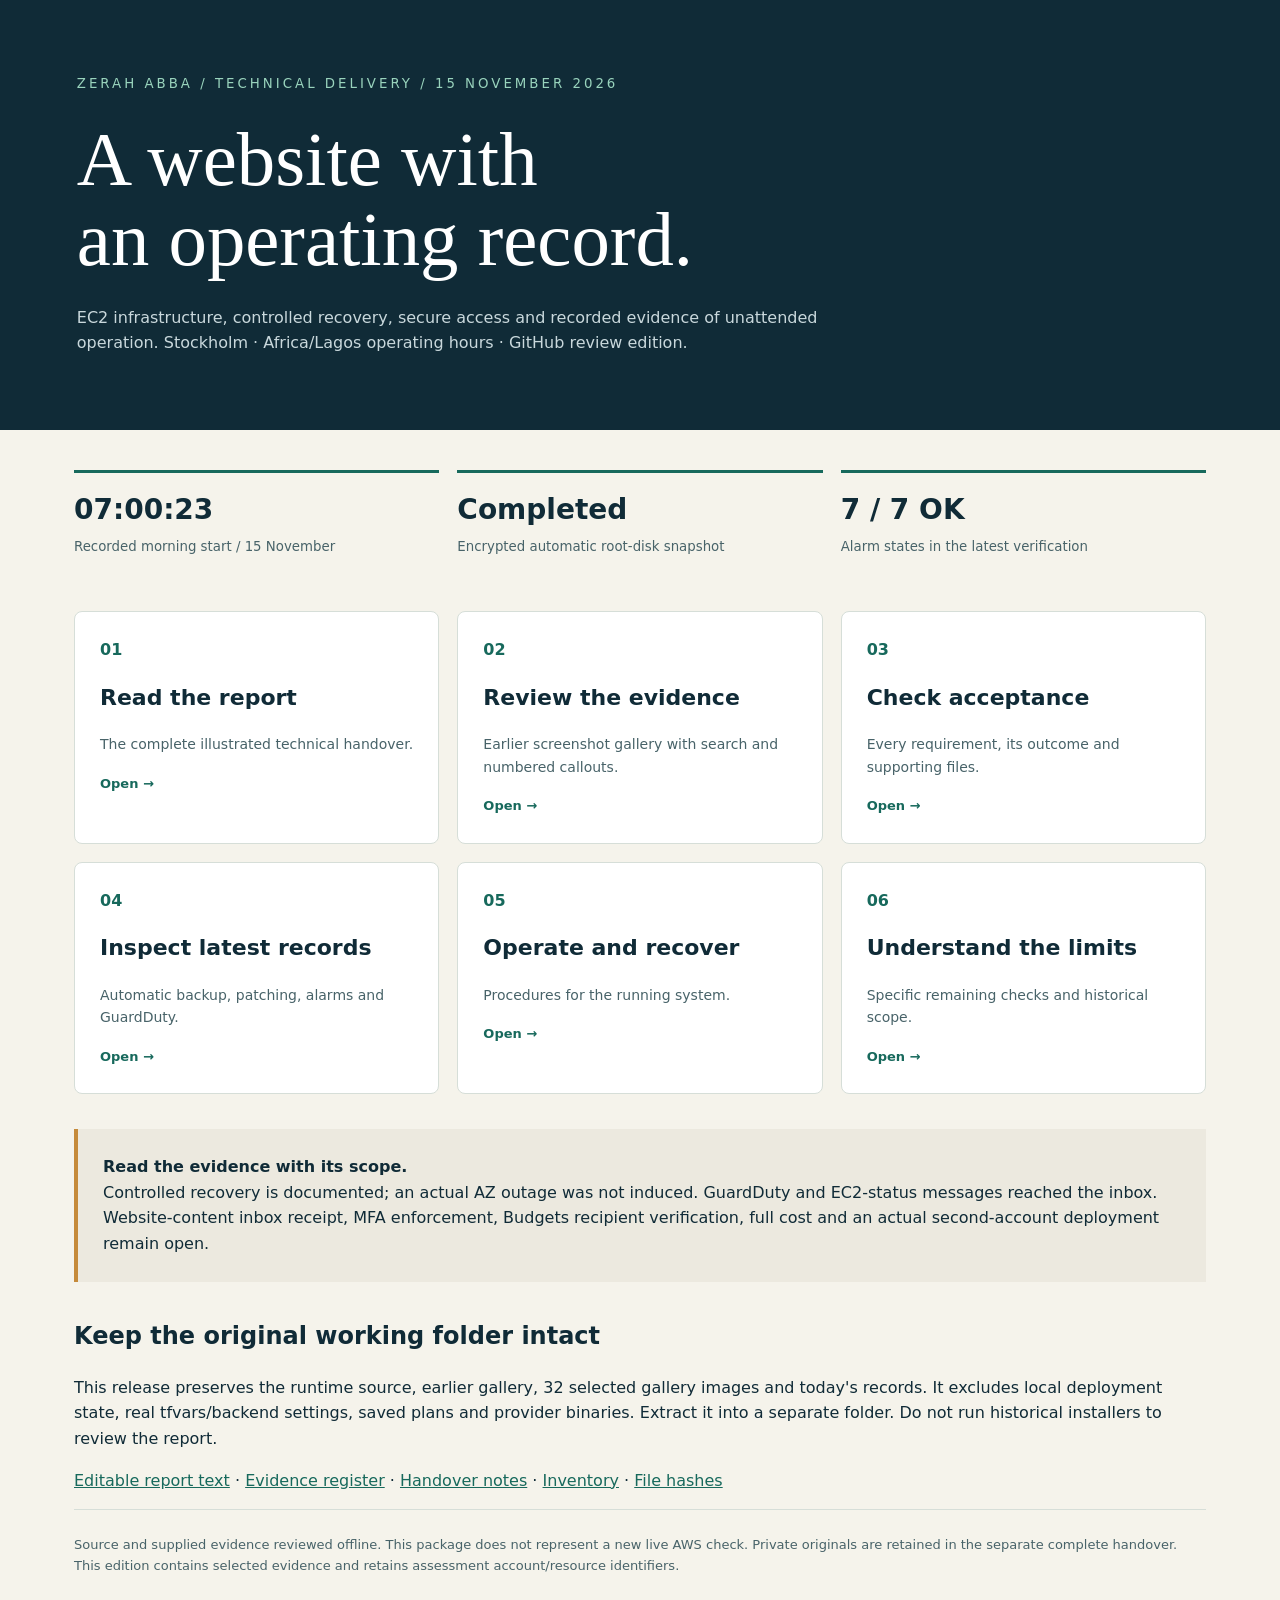
<file: START-HERE.html>
<!doctype html><html lang="en"><meta charset="utf-8"><meta name="viewport" content="width=device-width, initial-scale=1"><title>EC2 technical test | Zerah Abba</title><style>
:root{--navy:#102b37;--green:#17695c;--cream:#f5f3eb;--line:#d6ded8}*{box-sizing:border-box}body{margin:0;background:var(--cream);color:var(--navy);font:16px/1.6 system-ui,sans-serif}header{padding:70px max(6vw,24px) 58px;background:var(--navy);color:white}header small{letter-spacing:3px;color:#99d4bd}h1{font:clamp(42px,6vw,78px)/1.05 Georgia,serif;max-width:850px;margin:24px 0}header p{max-width:760px;color:#c9d8dc}main{max-width:1180px;margin:auto;padding:40px 24px}.facts{display:grid;grid-template-columns:repeat(3,1fr);gap:18px;margin-bottom:38px}.fact{border-top:3px solid var(--green);padding:15px 0}.fact strong{display:block;font-size:28px}.fact small{color:#486369}.grid{display:grid;grid-template-columns:repeat(3,1fr);gap:18px}.card{display:block;background:white;padding:25px;color:inherit;text-decoration:none;border:1px solid var(--line);border-radius:8px}.card:hover{border-color:var(--green)}.card span{color:var(--green);font-weight:700}.card h3{font-size:22px;line-height:1.2}.card p{color:#486369;font-size:14px}.card b{font-size:13px;color:var(--green)}.note{padding:25px;border-left:4px solid #c58a3a;background:#ece9df;margin:35px 0}footer{border-top:1px solid var(--line);padding:25px 0;font-size:13px;color:#486369}a{color:var(--green)}@media(max-width:760px){.grid,.facts{grid-template-columns:1fr}header{padding:38px 24px}h1{font-size:44px}}@media print{header{background:white;color:#102b37}header p,header small{color:#486369}.grid{grid-template-columns:repeat(2,1fr)}.card{break-inside:avoid}}
</style><header><small>ZERAH ABBA / TECHNICAL DELIVERY / 15 NOVEMBER 2026</small><h1>A website with<br>an operating record.</h1><p>EC2 infrastructure, controlled recovery, secure access and recorded evidence of unattended operation. Stockholm &middot; Africa/Lagos operating hours &middot; GitHub review edition.</p></header><main><div class="facts"><div class="fact"><strong>07:00:23</strong><small>Recorded morning start / 15 November</small></div><div class="fact"><strong>Completed</strong><small>Encrypted automatic root-disk snapshot</small></div><div class="fact"><strong>7 / 7 OK</strong><small>Alarm states in the latest verification</small></div></div><div class="grid"><a class="card" href="REPORT.pdf"><span>01</span><h3>Read the report</h3><p>The complete illustrated technical handover.</p><b>Open &rarr;</b></a><a class="card" href="evidence-guide/index.html"><span>02</span><h3>Review the evidence</h3><p>Earlier screenshot gallery with search and numbered callouts.</p><b>Open &rarr;</b></a><a class="card" href="ACCEPTANCE.md"><span>03</span><h3>Check acceptance</h3><p>Every requirement, its outcome and supporting files.</p><b>Open &rarr;</b></a><a class="card" href="evidence/verification-20261115/"><span>04</span><h3>Inspect latest records</h3><p>Automatic backup, patching, alarms and GuardDuty.</p><b>Open &rarr;</b></a><a class="card" href="OPERATIONS.md"><span>05</span><h3>Operate and recover</h3><p>Procedures for the running system.</p><b>Open &rarr;</b></a><a class="card" href="STATUS.md"><span>06</span><h3>Understand the limits</h3><p>Specific remaining checks and historical scope.</p><b>Open &rarr;</b></a></div><div class="note"><strong>Read the evidence with its scope.</strong><br>Controlled recovery is documented; an actual AZ outage was not induced. GuardDuty and EC2-status messages reached the inbox. Website-content inbox receipt, MFA enforcement, Budgets recipient verification, full cost and an actual second-account deployment remain open.</div><h2>Keep the original working folder intact</h2><p>This release preserves the runtime source, earlier gallery, 32 selected gallery images and today's records. It excludes local deployment state, real tfvars/backend settings, saved plans and provider binaries. Extract it into a separate folder. Do not run historical installers to review the report.</p><p><a href="REPORT.md">Editable report text</a> &middot; <a href="EVIDENCE-REGISTER.md">Evidence register</a> &middot; <a href="HANDOVER.md">Handover notes</a> &middot; <a href="package-manifest.json">Inventory</a> &middot; <a href="SHA256SUMS.txt">File hashes</a></p><footer>Source and supplied evidence reviewed offline. This package does not represent a new live AWS check. Private originals are retained in the separate complete handover. This edition contains selected evidence and retains assessment account/resource identifiers.</footer></main></html>
</file>
